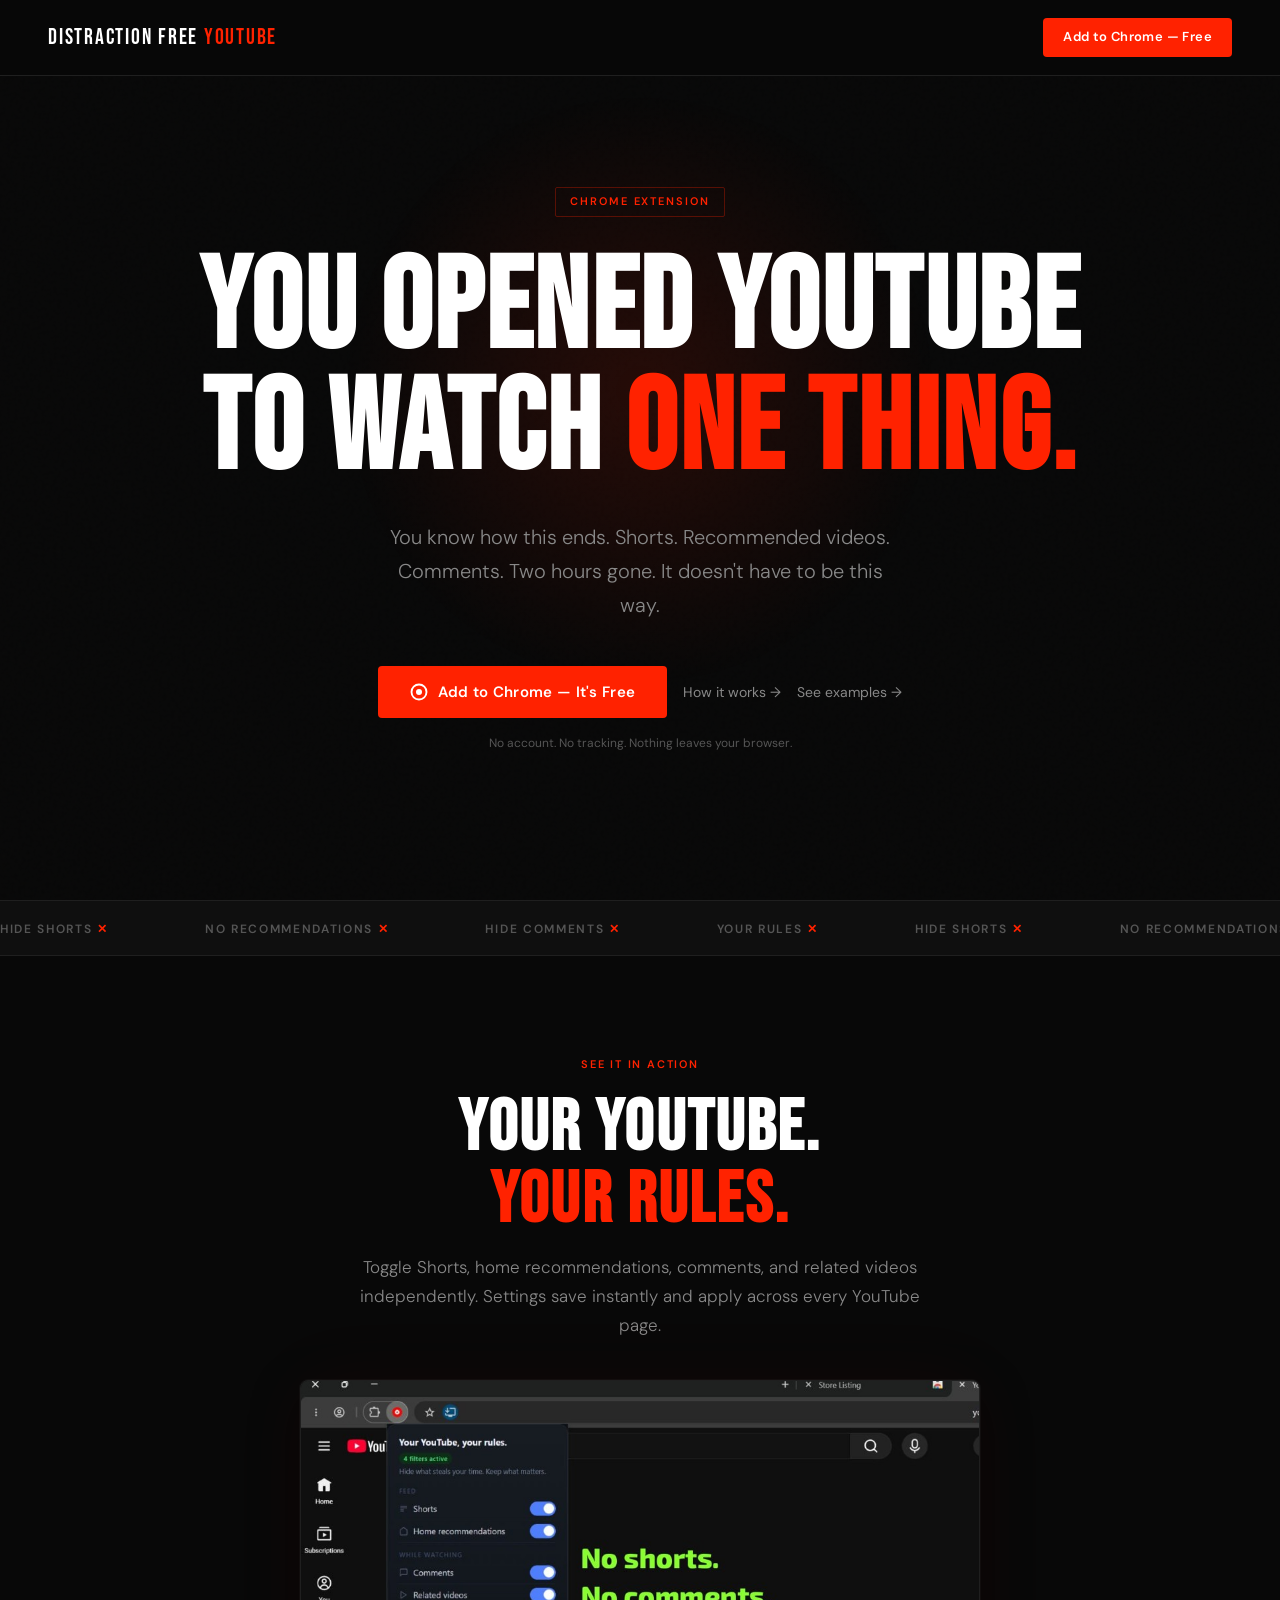
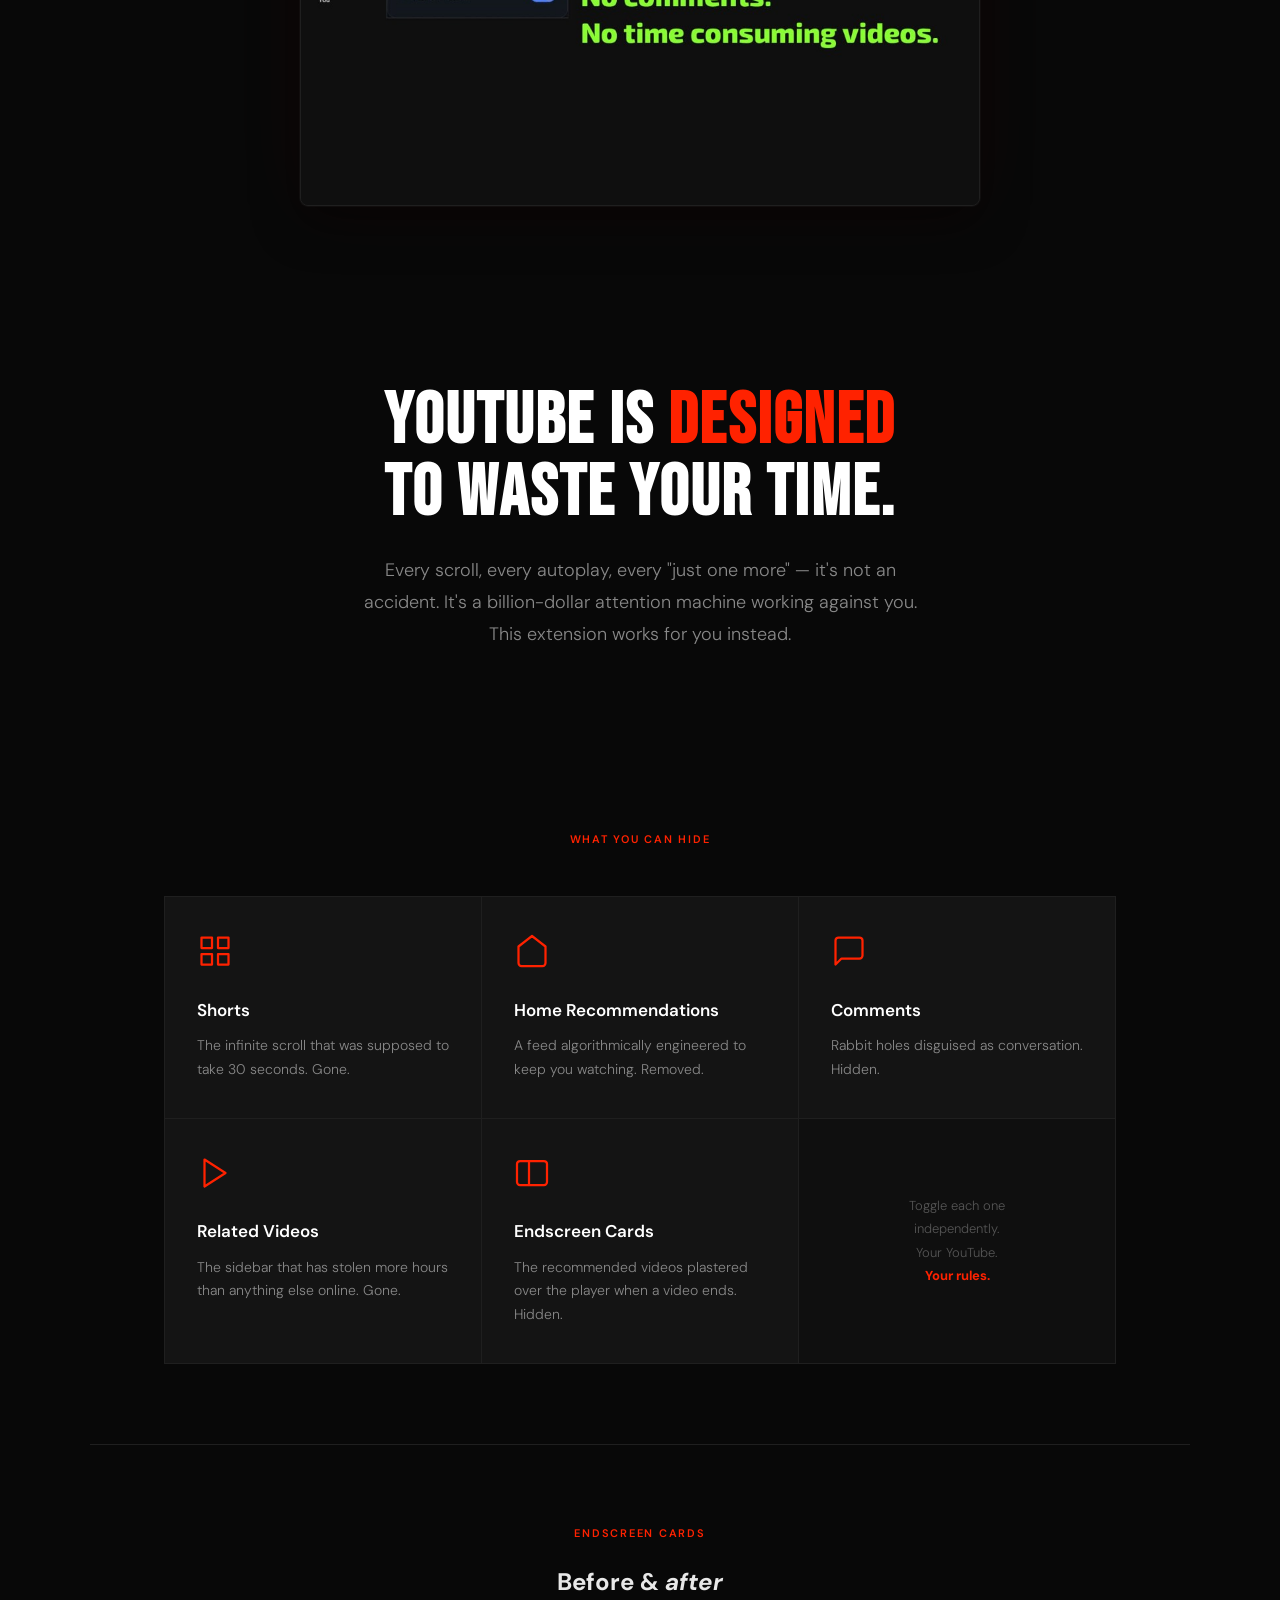
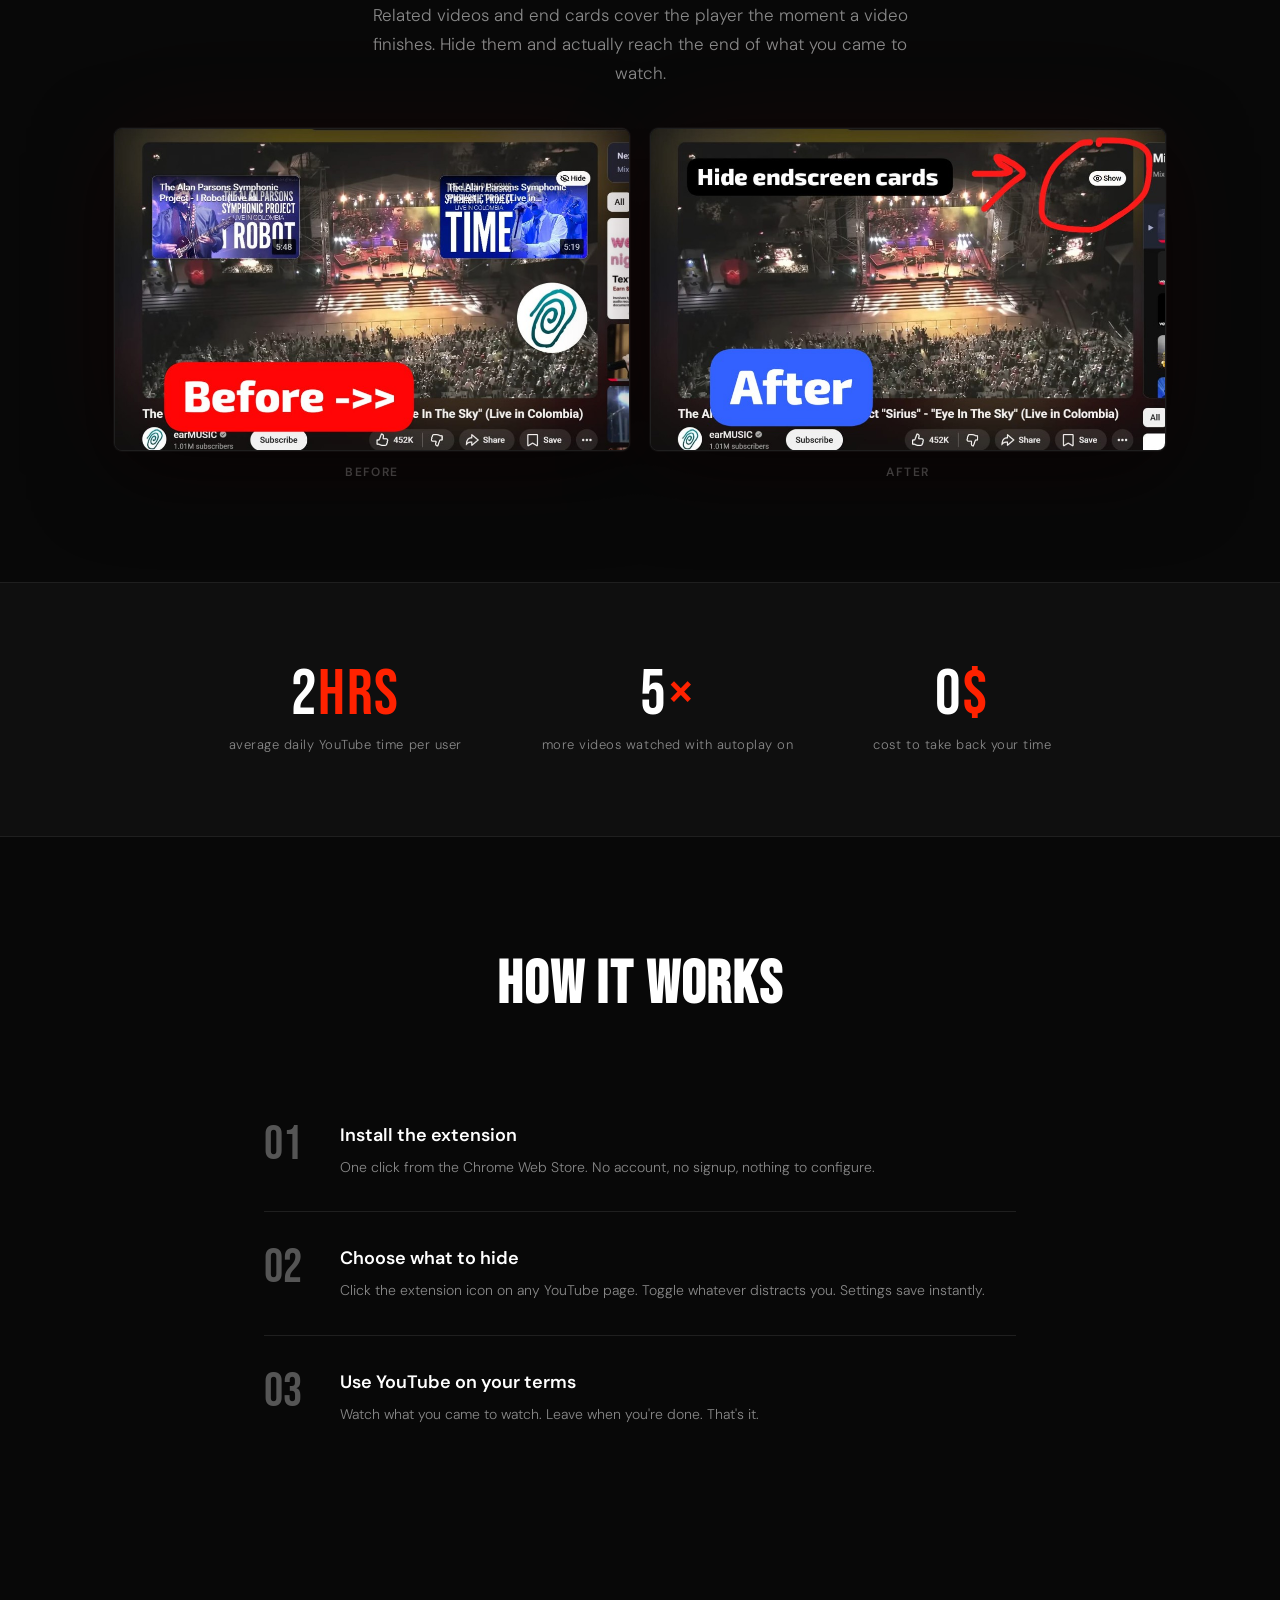
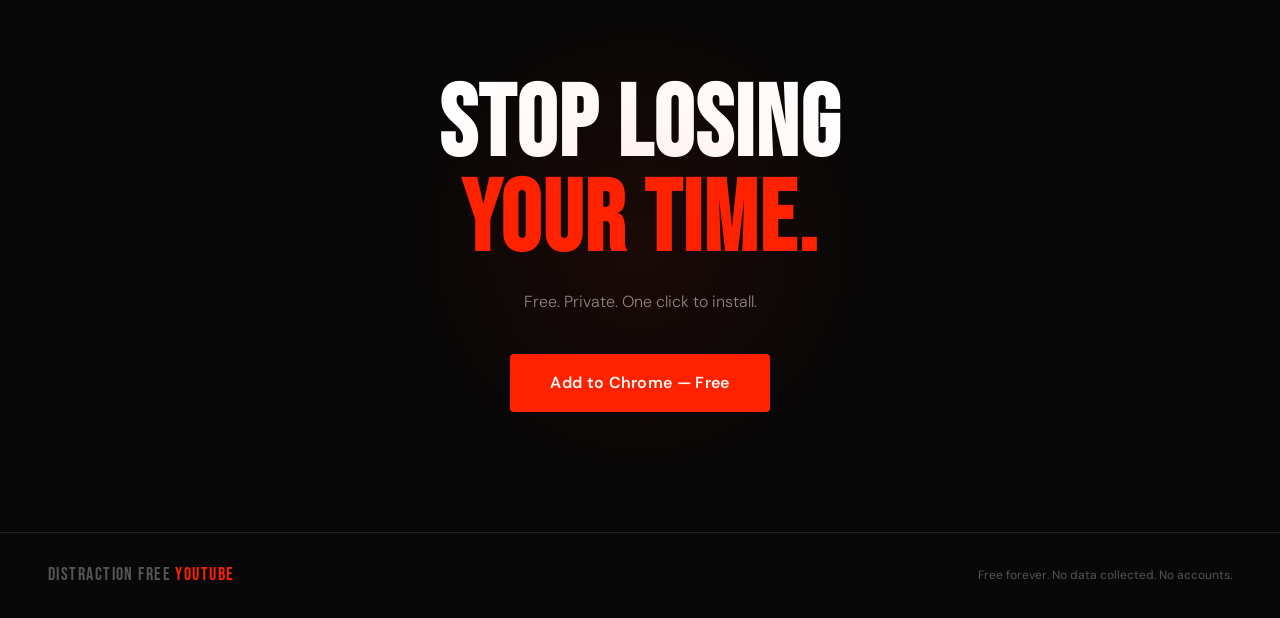
<file: docs/index.html>
<!DOCTYPE html>
<html lang="en">
<head>
  <meta charset="UTF-8" />
  <meta name="viewport" content="width=device-width, initial-scale=1.0" />
  <title>Distraction Free YT — Hide Shorts & Recommendations</title>
  <meta name="description" content="Stop wasting hours on YouTube. Hide Shorts, recommendations, and comments with one click. Free Chrome extension. Take back your time." />
  <meta name="keywords" content="hide youtube shorts, remove youtube recommendations, youtube focus mode, distraction free youtube, chrome extension, clean youtube, youtube blocker" />
  <meta property="og:title" content="Distraction Free YouTube" />
  <meta property="og:description" content="You opened YouTube to watch one thing. You know how this ends. Take back control." />
  <meta property="og:type" content="website" />
  <meta property="og:image" content="images/promo-tile.png" />
  <link rel="preconnect" href="https://fonts.googleapis.com" />
  <link rel="preconnect" href="https://fonts.gstatic.com" crossorigin />
  <link href="https://fonts.googleapis.com/css2?family=Bebas+Neue&family=DM+Sans:wght@300;400;500;600&display=swap" rel="stylesheet" />
  <style>
    *, *::before, *::after { box-sizing: border-box; margin: 0; padding: 0; }

    :root {
      --red: #ff2200;
      --red-dim: #cc1a00;
      --black: #080808;
      --dark: #0f0f0f;
      --card: #141414;
      --border: #1f1f1f;
      --text: #e8e8e8;
      --muted: #888;
      --muted2: #555;
    }

    html { scroll-behavior: smooth; }

    body {
      background: var(--black);
      color: var(--text);
      font-family: 'DM Sans', sans-serif;
      font-size: 16px;
      line-height: 1.6;
      overflow-x: hidden;
    }

    /* noise overlay */
    body::before {
      content: '';
      position: fixed;
      inset: 0;
      background-image: url("data:image/svg+xml,%3Csvg viewBox='0 0 256 256' xmlns='http://www.w3.org/2000/svg'%3E%3Cfilter id='noise'%3E%3CfeTurbulence type='fractalNoise' baseFrequency='0.9' numOctaves='4' stitchTiles='stitch'/%3E%3C/filter%3E%3Crect width='100%25' height='100%25' filter='url(%23noise)' opacity='0.04'/%3E%3C/svg%3E");
      pointer-events: none;
      z-index: 0;
      opacity: 0.4;
    }

    a { color: inherit; text-decoration: none; }

    /* NAV */
    nav {
      position: fixed;
      top: 0; left: 0; right: 0;
      z-index: 100;
      display: flex;
      align-items: center;
      justify-content: space-between;
      padding: 18px 48px;
      border-bottom: 1px solid var(--border);
      background: rgba(8,8,8,0.85);
      backdrop-filter: blur(12px);
    }
    .nav-logo {
      font-family: 'Bebas Neue', sans-serif;
      font-size: 22px;
      letter-spacing: 0.08em;
      color: #fff;
    }
    .nav-logo span { color: var(--red); }
    .nav-cta {
      background: var(--red);
      color: #fff;
      font-size: 13px;
      font-weight: 600;
      padding: 9px 20px;
      border-radius: 4px;
      letter-spacing: 0.03em;
      transition: background 0.2s;
    }
    .nav-cta:hover { background: var(--red-dim); }

    /* HERO */
    .hero {
      min-height: 100vh;
      display: flex;
      flex-direction: column;
      align-items: center;
      justify-content: center;
      text-align: center;
      padding: 120px 24px 80px;
      position: relative;
      overflow: hidden;
    }

    .hero-glow {
      position: absolute;
      width: 600px; height: 600px;
      border-radius: 50%;
      background: radial-gradient(circle, rgba(255,34,0,0.12) 0%, transparent 70%);
      top: 50%; left: 50%;
      transform: translate(-50%, -60%);
      pointer-events: none;
    }

    .hero-eyebrow {
      display: inline-block;
      font-size: 11px;
      font-weight: 600;
      letter-spacing: 0.18em;
      text-transform: uppercase;
      color: var(--red);
      border: 1px solid rgba(255,34,0,0.3);
      padding: 5px 14px;
      border-radius: 2px;
      margin-bottom: 32px;
      animation: fadeUp 0.6s ease both;
    }

    .hero h1 {
      font-family: 'Bebas Neue', sans-serif;
      font-size: clamp(64px, 10vw, 130px);
      line-height: 0.95;
      letter-spacing: 0.02em;
      color: #fff;
      max-width: 900px;
      animation: fadeUp 0.6s 0.1s ease both;
    }

    .hero h1 em {
      font-style: normal;
      color: var(--red);
    }

    .hero-sub {
      margin-top: 28px;
      font-size: clamp(16px, 2vw, 20px);
      color: var(--muted);
      max-width: 520px;
      font-weight: 300;
      line-height: 1.7;
      animation: fadeUp 0.6s 0.2s ease both;
    }

    .hero-actions {
      margin-top: 44px;
      display: flex;
      align-items: center;
      gap: 16px;
      flex-wrap: wrap;
      justify-content: center;
      animation: fadeUp 0.6s 0.3s ease both;
    }

    .btn-primary {
      background: var(--red);
      color: #fff;
      font-size: 15px;
      font-weight: 600;
      padding: 14px 32px;
      border-radius: 4px;
      letter-spacing: 0.02em;
      transition: background 0.2s, transform 0.15s;
      display: inline-flex;
      align-items: center;
      gap: 10px;
    }
    .btn-primary:hover { background: var(--red-dim); transform: translateY(-1px); }

    .btn-secondary {
      font-size: 14px;
      color: var(--muted);
      font-weight: 400;
    }
    .btn-secondary:hover { color: var(--text); }

    .hero-note {
      margin-top: 16px;
      font-size: 12px;
      color: var(--muted2);
      animation: fadeUp 0.6s 0.4s ease both;
    }

    /* TICKER */
    .ticker {
      border-top: 1px solid var(--border);
      border-bottom: 1px solid var(--border);
      padding: 14px 0;
      overflow: hidden;
      white-space: nowrap;
      background: var(--dark);
    }
    .ticker-inner {
      display: inline-flex;
      gap: 48px;
      animation: ticker 18s linear infinite;
    }
    .ticker-item {
      font-size: 12px;
      font-weight: 600;
      letter-spacing: 0.14em;
      text-transform: uppercase;
      color: var(--muted2);
    }
    .ticker-item span { color: var(--red); margin-right: 48px; }

    /* SHOWCASE */
    .showcase {
      padding: 100px 24px 80px;
      max-width: 1100px;
      margin: 0 auto;
      text-align: center;
    }
    .showcase-label {
      font-size: 11px;
      font-weight: 600;
      letter-spacing: 0.16em;
      text-transform: uppercase;
      color: var(--red);
      margin-bottom: 20px;
    }
    .showcase h2 {
      font-family: 'Bebas Neue', sans-serif;
      font-size: clamp(40px, 6vw, 72px);
      line-height: 1;
      letter-spacing: 0.03em;
      color: #fff;
      margin-bottom: 16px;
    }
    .showcase h2 em { font-style: normal; color: var(--red); }
    .showcase-sub {
      font-size: 17px;
      color: var(--muted);
      font-weight: 300;
      line-height: 1.7;
      max-width: 560px;
      margin: 0 auto 40px;
    }
    .showcase-frame {
      position: relative;
      border: 1px solid var(--border);
      border-radius: 8px;
      overflow: hidden;
      background: var(--card);
      box-shadow:
        0 0 0 1px rgba(255,255,255,0.03),
        0 24px 80px rgba(0,0,0,0.55),
        0 0 120px rgba(255,34,0,0.06);
    }
    .showcase-frame img {
      display: block;
      width: 100%;
      height: auto;
    }
    .showcase-frame--promo {
      max-width: 680px;
      margin: 0 auto;
      box-shadow:
        0 0 0 1px rgba(255,255,255,0.03),
        0 16px 48px rgba(0,0,0,0.45),
        0 0 80px rgba(255,34,0,0.05);
    }
    .compare {
      padding: 80px 24px 100px;
      max-width: 1100px;
      margin: 0 auto;
      text-align: center;
      border-top: 1px solid var(--border);
    }
    .compare-grid {
      display: grid;
      grid-template-columns: 1fr 1fr;
      gap: 20px;
      margin-top: 40px;
    }
    .compare-item {
      display: flex;
      flex-direction: column;
      gap: 12px;
    }
    .compare-item figcaption {
      font-size: 12px;
      font-weight: 600;
      letter-spacing: 0.12em;
      text-transform: uppercase;
      color: var(--muted2);
    }

    /* TRUTH SECTION */
    .truth {
      padding: 100px 24px;
      max-width: 800px;
      margin: 0 auto;
      text-align: center;
    }
    .truth h2 {
      font-family: 'Bebas Neue', sans-serif;
      font-size: clamp(40px, 6vw, 72px);
      line-height: 1;
      letter-spacing: 0.03em;
      color: #fff;
      margin-bottom: 24px;
    }
    .truth h2 em { font-style: normal; color: var(--red); }
    .truth p {
      font-size: 18px;
      color: var(--muted);
      font-weight: 300;
      line-height: 1.8;
      max-width: 580px;
      margin: 0 auto;
    }

    /* FEATURES */
    .features {
      padding: 80px 24px;
      max-width: 1000px;
      margin: 0 auto;
    }
    .features-label {
      font-size: 11px;
      font-weight: 600;
      letter-spacing: 0.16em;
      text-transform: uppercase;
      color: var(--red);
      margin-bottom: 48px;
      text-align: center;
    }
    .features-grid {
      display: grid;
      grid-template-columns: repeat(auto-fit, minmax(280px, 1fr));
      gap: 1px;
      background: var(--border);
      border: 1px solid var(--border);
    }
    .feature-card {
      background: var(--card);
      padding: 36px 32px;
      transition: background 0.2s;
    }
    .feature-card:hover { background: #1a1a1a; }
    .feature-icon {
      width: 36px; height: 36px;
      margin-bottom: 20px;
      color: var(--red);
    }
    .feature-card h3 {
      font-size: 17px;
      font-weight: 600;
      color: #fff;
      margin-bottom: 10px;
    }
    .feature-card p {
      font-size: 14px;
      color: var(--muted);
      line-height: 1.7;
      font-weight: 300;
    }

    /* STATS */
    .stats {
      padding: 80px 24px;
      border-top: 1px solid var(--border);
      border-bottom: 1px solid var(--border);
      display: flex;
      justify-content: center;
      gap: 80px;
      flex-wrap: wrap;
      background: var(--dark);
    }
    .stat { text-align: center; }
    .stat-number {
      font-family: 'Bebas Neue', sans-serif;
      font-size: 64px;
      line-height: 1;
      color: #fff;
      letter-spacing: 0.02em;
    }
    .stat-number span { color: var(--red); }
    .stat-label {
      font-size: 13px;
      color: var(--muted);
      margin-top: 8px;
      font-weight: 300;
      letter-spacing: 0.04em;
    }

    /* HOW IT WORKS */
    .how {
      padding: 100px 24px;
      max-width: 800px;
      margin: 0 auto;
    }
    .how h2 {
      font-family: 'Bebas Neue', sans-serif;
      font-size: clamp(36px, 5vw, 60px);
      letter-spacing: 0.03em;
      color: #fff;
      margin-bottom: 56px;
      text-align: center;
    }
    .steps { display: flex; flex-direction: column; gap: 0; }
    .step {
      display: flex;
      gap: 28px;
      align-items: flex-start;
      padding: 32px 0;
      border-bottom: 1px solid var(--border);
    }
    .step:last-child { border-bottom: none; }
    .step-num {
      font-family: 'Bebas Neue', sans-serif;
      font-size: 48px;
      color: var(--muted2);
      line-height: 1;
      flex-shrink: 0;
      width: 48px;
    }
    .step-content h3 {
      font-size: 18px;
      font-weight: 600;
      color: #fff;
      margin-bottom: 6px;
    }
    .step-content p {
      font-size: 14px;
      color: var(--muted);
      font-weight: 300;
      line-height: 1.7;
    }

    /* CTA BOTTOM */
    .cta-section {
      padding: 120px 24px;
      text-align: center;
      position: relative;
      overflow: hidden;
    }
    .cta-section::before {
      content: '';
      position: absolute;
      width: 500px; height: 500px;
      border-radius: 50%;
      background: radial-gradient(circle, rgba(255,34,0,0.08) 0%, transparent 70%);
      top: 50%; left: 50%;
      transform: translate(-50%, -50%);
      pointer-events: none;
    }
    .cta-section h2 {
      font-family: 'Bebas Neue', sans-serif;
      font-size: clamp(48px, 8vw, 100px);
      line-height: 0.95;
      letter-spacing: 0.02em;
      color: #fff;
      margin-bottom: 20px;
    }
    .cta-section h2 em { font-style: normal; color: var(--red); }
    .cta-section p {
      font-size: 16px;
      color: var(--muted);
      margin-bottom: 40px;
      font-weight: 300;
    }

    /* FOOTER */
    footer {
      border-top: 1px solid var(--border);
      padding: 28px 48px;
      display: flex;
      align-items: center;
      justify-content: space-between;
      flex-wrap: wrap;
      gap: 16px;
    }
    .footer-logo {
      font-family: 'Bebas Neue', sans-serif;
      font-size: 18px;
      letter-spacing: 0.08em;
      color: var(--muted2);
    }
    .footer-logo span { color: var(--red); }
    footer p {
      font-size: 12px;
      color: var(--muted2);
    }

    /* ANIMATIONS */
    @keyframes fadeUp {
      from { opacity: 0; transform: translateY(20px); }
      to   { opacity: 1; transform: translateY(0); }
    }
    @keyframes ticker {
      from { transform: translateX(0); }
      to   { transform: translateX(-50%); }
    }

    /* SCROLL REVEAL */
    .reveal {
      opacity: 0;
      transform: translateY(24px);
      transition: opacity 0.7s ease, transform 0.7s ease;
    }
    .reveal.visible {
      opacity: 1;
      transform: none;
    }

    @media (max-width: 600px) {
      nav { padding: 16px 20px; }
      .stats { gap: 40px; }
      footer { padding: 24px 20px; }
      .compare-grid { grid-template-columns: 1fr; }
      .showcase { padding-top: 72px; }
    }
  </style>
</head>
<body>

  <nav>
    <div class="nav-logo">Distraction Free <span>YouTube</span></div>
    <a href="https://chromewebstore.google.com/detail/distraction-free-youtube/ckkcdcieljicflmkokdekbfpkclmmibp" class="nav-cta" target="_blank">Add to Chrome — Free</a>
  </nav>

  <section class="hero">
    <div class="hero-glow"></div>
    <div class="hero-eyebrow">Chrome Extension</div>
    <h1>You opened YouTube<br>to watch <em>one thing.</em></h1>
    <p class="hero-sub">You know how this ends. Shorts. Recommended videos. Comments. Two hours gone. It doesn't have to be this way.</p>
    <div class="hero-actions">
      <a href="https://chromewebstore.google.com/detail/distraction-free-youtube/ckkcdcieljicflmkokdekbfpkclmmibp" class="btn-primary" target="_blank">
        <svg width="18" height="18" viewBox="0 0 24 24" fill="none" stroke="currentColor" stroke-width="2.5" stroke-linecap="round" stroke-linejoin="round"><path d="M12 2C6.48 2 2 6.48 2 12s4.48 10 10 10 10-4.48 10-10S17.52 2 12 2z"/><circle cx="12" cy="12" r="4" fill="currentColor" stroke="none"/></svg>
        Add to Chrome — It's Free
      </a>
      <a href="#how" class="btn-secondary">How it works →</a>
      <a href="#screenshots" class="btn-secondary">See examples →</a>
    </div>
    <p class="hero-note">No account. No tracking. Nothing leaves your browser.</p>
  </section>

  <div class="ticker">
    <div class="ticker-inner">
      <span class="ticker-item">Hide Shorts <span>✕</span></span>
      <span class="ticker-item">No Recommendations <span>✕</span></span>
      <span class="ticker-item">Hide Comments <span>✕</span></span>
      <span class="ticker-item">Your Rules <span>✕</span></span>
      <span class="ticker-item">Hide Shorts <span>✕</span></span>
      <span class="ticker-item">No Recommendations <span>✕</span></span>
      <span class="ticker-item">Hide Comments <span>✕</span></span>
      <span class="ticker-item">Your Rules <span>✕</span></span>
    </div>
  </div>

  <section class="showcase reveal" id="screenshots">
    <p class="showcase-label">See it in action</p>
    <h2>Your YouTube.<br><em>Your rules.</em></h2>
    <p class="showcase-sub">Toggle Shorts, home recommendations, comments, and related videos independently. Settings save instantly and apply across every YouTube page.</p>
    <figure class="showcase-frame showcase-frame--promo">
      <img
        src="images/promo-tile.png"
        alt="Distraction Free YT popup showing four active filters hiding Shorts, home recommendations, comments, and related videos on YouTube"
        width="680"
        height="383"
        loading="eager"
      />
    </figure>
  </section>

  <section class="truth reveal">
    <h2>YouTube is <em>designed</em><br>to waste your time.</h2>
    <p>Every scroll, every autoplay, every "just one more" — it's not an accident. It's a billion-dollar attention machine working against you. This extension works for you instead.</p>
  </section>

  <section class="features">
    <p class="features-label reveal">What you can hide</p>
    <div class="features-grid">
      <div class="feature-card reveal">
        <svg class="feature-icon" viewBox="0 0 24 24" fill="none" stroke="currentColor" stroke-width="1.5" stroke-linecap="round" stroke-linejoin="round"><rect x="3" y="3" width="7" height="7"/><rect x="14" y="3" width="7" height="7"/><rect x="3" y="14" width="7" height="7"/><rect x="14" y="14" width="7" height="7"/></svg>
        <h3>Shorts</h3>
        <p>The infinite scroll that was supposed to take 30 seconds. Gone.</p>
      </div>
      <div class="feature-card reveal">
        <svg class="feature-icon" viewBox="0 0 24 24" fill="none" stroke="currentColor" stroke-width="1.5" stroke-linecap="round" stroke-linejoin="round"><path d="M3 9l9-7 9 7v11a2 2 0 0 1-2 2H5a2 2 0 0 1-2-2z"/></svg>
        <h3>Home Recommendations</h3>
        <p>A feed algorithmically engineered to keep you watching. Removed.</p>
      </div>
      <div class="feature-card reveal">
        <svg class="feature-icon" viewBox="0 0 24 24" fill="none" stroke="currentColor" stroke-width="1.5" stroke-linecap="round" stroke-linejoin="round"><path d="M21 15a2 2 0 0 1-2 2H7l-4 4V5a2 2 0 0 1 2-2h14a2 2 0 0 1 2 2z"/></svg>
        <h3>Comments</h3>
        <p>Rabbit holes disguised as conversation. Hidden.</p>
      </div>
      <div class="feature-card reveal">
        <svg class="feature-icon" viewBox="0 0 24 24" fill="none" stroke="currentColor" stroke-width="1.5" stroke-linecap="round" stroke-linejoin="round"><polygon points="5 3 19 12 5 21 5 3"/></svg>
        <h3>Related Videos</h3>
        <p>The sidebar that has stolen more hours than anything else online. Gone.</p>
      </div>
      <div class="feature-card reveal">
        <svg class="feature-icon" viewBox="0 0 24 24" fill="none" stroke="currentColor" stroke-width="1.5" stroke-linecap="round" stroke-linejoin="round"><rect x="2" y="4" width="20" height="16" rx="2"/><path d="M10 4v16"/></svg>
        <h3>Endscreen Cards</h3>
        <p>The recommended videos plastered over the player when a video ends. Hidden.</p>
      </div>
      <div class="feature-card reveal" style="background: #0f0f0f; display:flex; align-items:center; justify-content:center;">
        <p style="font-size:13px; color: var(--muted2); text-align:center; line-height:1.8;">Toggle each one<br>independently.<br>Your YouTube.<br><strong style="color:var(--red)">Your rules.</strong></p>
      </div>
    </div>
  </section>

  <section class="compare reveal">
    <p class="showcase-label">Endscreen cards</p>
    <h2>Before &amp; <em>after</em></h2>
    <p class="showcase-sub">Related videos and end cards cover the player the moment a video finishes. Hide them and actually reach the end of what you came to watch.</p>
    <div class="compare-grid">
      <figure class="compare-item">
        <div class="showcase-frame">
          <img
            src="images/endscreen-before.png"
            alt="YouTube end screen before: recommended video cards covering the player"
            width="960"
            height="540"
            loading="lazy"
          />
        </div>
        <figcaption>Before</figcaption>
      </figure>
      <figure class="compare-item">
        <div class="showcase-frame">
          <img
            src="images/endscreen-after.png"
            alt="YouTube end screen after: end cards hidden with a small Show button"
            width="960"
            height="540"
            loading="lazy"
          />
        </div>
        <figcaption>After</figcaption>
      </figure>
    </div>
  </section>

  <div class="stats reveal">
    <div class="stat">
      <div class="stat-number">2<span>hrs</span></div>
      <div class="stat-label">average daily YouTube time per user</div>
    </div>
    <div class="stat">
      <div class="stat-number">5<span>×</span></div>
      <div class="stat-label">more videos watched with autoplay on</div>
    </div>
    <div class="stat">
      <div class="stat-number">0<span>$</span></div>
      <div class="stat-label">cost to take back your time</div>
    </div>
  </div>

  <section class="how" id="how">
    <h2 class="reveal">How it works</h2>
    <div class="steps">
      <div class="step reveal">
        <div class="step-num">01</div>
        <div class="step-content">
          <h3>Install the extension</h3>
          <p>One click from the Chrome Web Store. No account, no signup, nothing to configure.</p>
        </div>
      </div>
      <div class="step reveal">
        <div class="step-num">02</div>
        <div class="step-content">
          <h3>Choose what to hide</h3>
          <p>Click the extension icon on any YouTube page. Toggle whatever distracts you. Settings save instantly.</p>
        </div>
      </div>
      <div class="step reveal">
        <div class="step-num">03</div>
        <div class="step-content">
          <h3>Use YouTube on your terms</h3>
          <p>Watch what you came to watch. Leave when you're done. That's it.</p>
        </div>
      </div>
    </div>
  </section>

  <section class="cta-section reveal">
    <h2>Stop losing<br><em>your time.</em></h2>
    <p>Free. Private. One click to install.</p>
    <a href="https://chromewebstore.google.com/detail/distraction-free-youtube/ckkcdcieljicflmkokdekbfpkclmmibp" class="btn-primary" target="_blank" style="display:inline-flex; font-size:16px; padding:16px 40px;">
      Add to Chrome — Free
    </a>
  </section>

  <footer>
    <div class="footer-logo">Distraction Free <span>YouTube</span></div>
    <p>Free forever. No data collected. No accounts.</p>
  </footer>

  <script>
    const observer = new IntersectionObserver((entries) => {
      entries.forEach(e => { if (e.isIntersecting) { e.target.classList.add('visible'); } });
    }, { threshold: 0.1 });
    document.querySelectorAll('.reveal').forEach(el => observer.observe(el));
  </script>

</body>
</html>
</file>
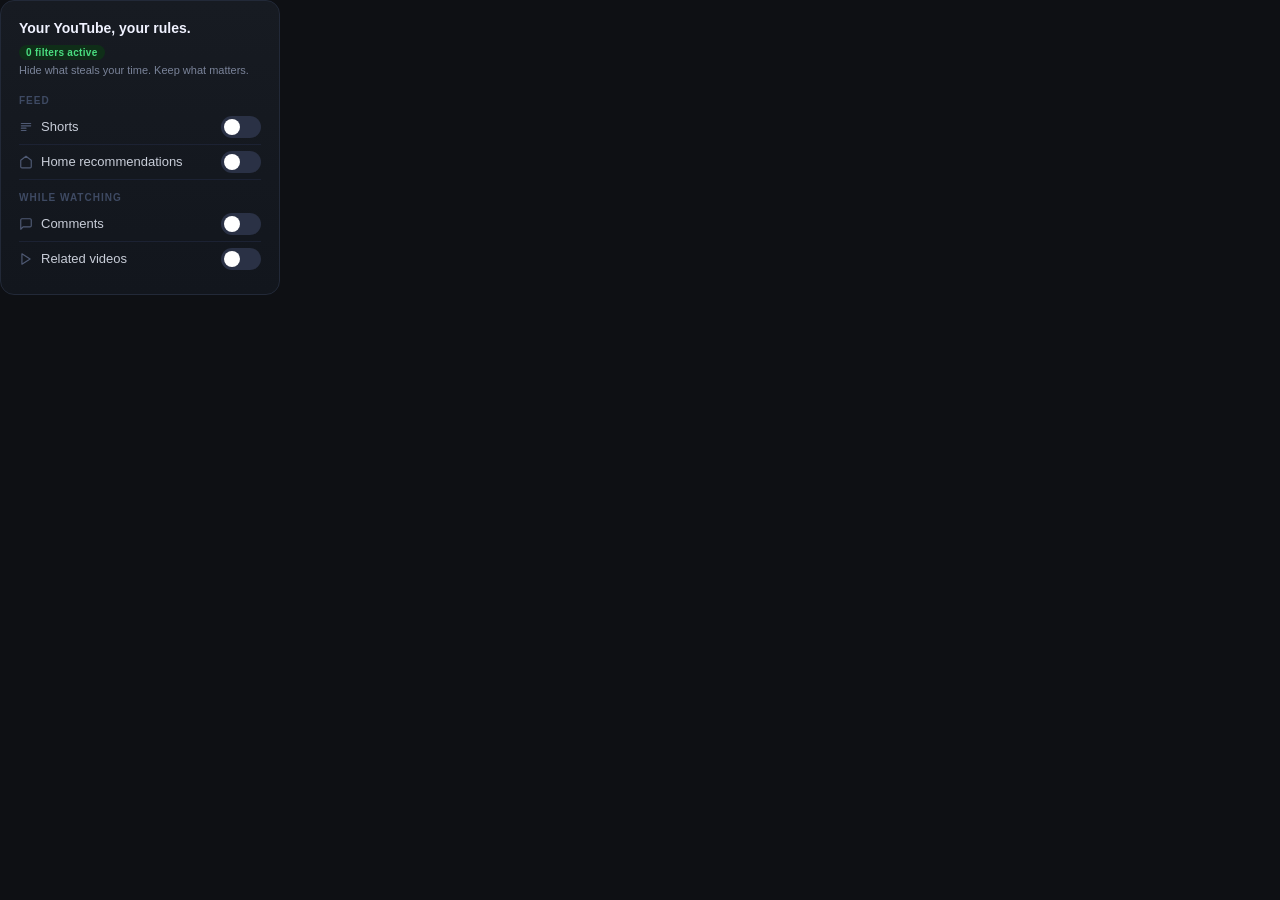
<file: popup/popup.html>
<!doctype html>
<html lang="en">
  <head>
    <meta charset="UTF-8" />
    <meta name="viewport" content="width=device-width, initial-scale=1.0" />
    <title>Distraction Free YT</title>
    <link rel="stylesheet" href="popup.css" />
  </head>
  <body>
    <main class="popup">
      <header class="popup-header">
        <div class="header-text">
          <div class="header-top-row">
            <h1>Your YouTube, your rules.</h1>
            <span class="filter-chip" id="filterChip">0 filters active</span>
          </div>
          <p class="subtitle">Hide what steals your time. Keep what matters.</p>
        </div>
      </header>

      <div class="section-label">Feed</div>

      <label class="toggle-row">
        <span class="toggle-label">
          <svg class="row-icon" viewBox="0 0 24 24" aria-hidden="true"><path d="M4 6h16M4 10h16M4 14h8M4 18h8"/></svg>
          Shorts
        </span>
        <span class="toggle-switch">
          <input type="checkbox" id="hideShorts" />
          <span class="slider"></span>
        </span>
      </label>

      <label class="toggle-row">
        <span class="toggle-label">
          <svg class="row-icon" viewBox="0 0 24 24" aria-hidden="true"><path d="M3 9l9-7 9 7v11a2 2 0 0 1-2 2H5a2 2 0 0 1-2-2z"/></svg>
          Home recommendations
        </span>
        <span class="toggle-switch">
          <input type="checkbox" id="hideHomeRecommendations" />
          <span class="slider"></span>
        </span>
      </label>

      <div class="section-label">While watching</div>

      <label class="toggle-row">
        <span class="toggle-label">
          <svg class="row-icon" viewBox="0 0 24 24" aria-hidden="true"><path d="M21 15a2 2 0 0 1-2 2H7l-4 4V5a2 2 0 0 1 2-2h14a2 2 0 0 1 2 2z"/></svg>
          Comments
        </span>
        <span class="toggle-switch">
          <input type="checkbox" id="hideComments" />
          <span class="slider"></span>
        </span>
      </label>

      <label class="toggle-row last">
        <span class="toggle-label">
          <svg class="row-icon" viewBox="0 0 24 24" aria-hidden="true"><path d="M5 3l14 9-14 9V3z"/></svg>
          Related videos
        </span>
        <span class="toggle-switch">
          <input type="checkbox" id="hideRecommendations" />
          <span class="slider"></span>
        </span>
      </label>
    </main>

    <script src="../src/storage.js"></script>
    <script src="popup.js"></script>
  </body>
</html>
</file>
<file: popup/popup.css>
body {
  margin: 0;
  font-family: Inter, Segoe UI, Arial, sans-serif;
  background: #0e1014;
  color: #f3f6ff;
}

.popup {
  width: 280px;
  padding: 18px;
  background: linear-gradient(180deg, #171b22, #12161d);
  border: 1px solid #222938;
  border-radius: 14px;
  box-sizing: border-box;
}

/* ── Header ── */

.popup-header {
  display: flex;
  align-items: flex-start;
  gap: 10px;
  margin-bottom: 16px;
}

.header-text {
  flex: 1;
  min-width: 0;
}

.header-top-row {
  display: flex;
  align-items: center;
  gap: 8px;
  flex-wrap: wrap;
  margin-bottom: 3px;
}

h1 {
  margin: 0;
  font-size: 14px;
  font-weight: 700;
  line-height: 1.3;
  color: #f0f2ff;
}

.filter-chip {
  font-size: 10px;
  font-weight: 600;
  background: #0f2e18;
  color: #4ade80;
  padding: 2px 7px;
  border-radius: 20px;
  letter-spacing: 0.03em;
  white-space: nowrap;
  flex-shrink: 0;
}

.subtitle {
  margin: 0;
  color: #7a8399;
  font-size: 11px;
  line-height: 1.4;
}

/* ── Section labels ── */

.section-label {
  font-size: 10px;
  font-weight: 600;
  color: #3e4a63;
  text-transform: uppercase;
  letter-spacing: 0.1em;
  margin: 12px 0 4px;
}

/* ── Toggle rows ── */

.toggle-row {
  display: flex;
  align-items: center;
  justify-content: space-between;
  gap: 10px;
  padding: 6px 0;
  font-size: 13px;
  border-bottom: 1px solid #1c2233;
  cursor: pointer;
}

.toggle-row.last {
  border-bottom: none;
}

.toggle-label {
  display: flex;
  align-items: center;
  gap: 8px;
  color: #c8cdd8;
}

.row-icon {
  width: 14px;
  height: 14px;
  stroke: #4f5a74;
  fill: none;
  stroke-width: 2;
  stroke-linecap: round;
  stroke-linejoin: round;
  flex-shrink: 0;
}

/* ── Toggle switch ── */

.toggle-switch {
  position: relative;
  width: 40px;
  height: 22px;
  flex-shrink: 0;
}

.toggle-switch input {
  position: absolute;
  opacity: 0;
  width: 100%;
  height: 100%;
  margin: 0;
  cursor: pointer;
  z-index: 1;
}

.slider {
  position: absolute;
  inset: 0;
  background: #2a3145;
  border-radius: 999px;
  transition: background-color 0.2s ease;
}

.slider::before {
  content: "";
  position: absolute;
  top: 3px;
  left: 3px;
  width: 16px;
  height: 16px;
  border-radius: 50%;
  background: #ffffff;
  transition: transform 0.2s ease;
}

.toggle-switch input:checked + .slider {
  background: #4f7fff;
}

.toggle-switch input:checked + .slider::before {
  transform: translateX(18px);
}
</file>
